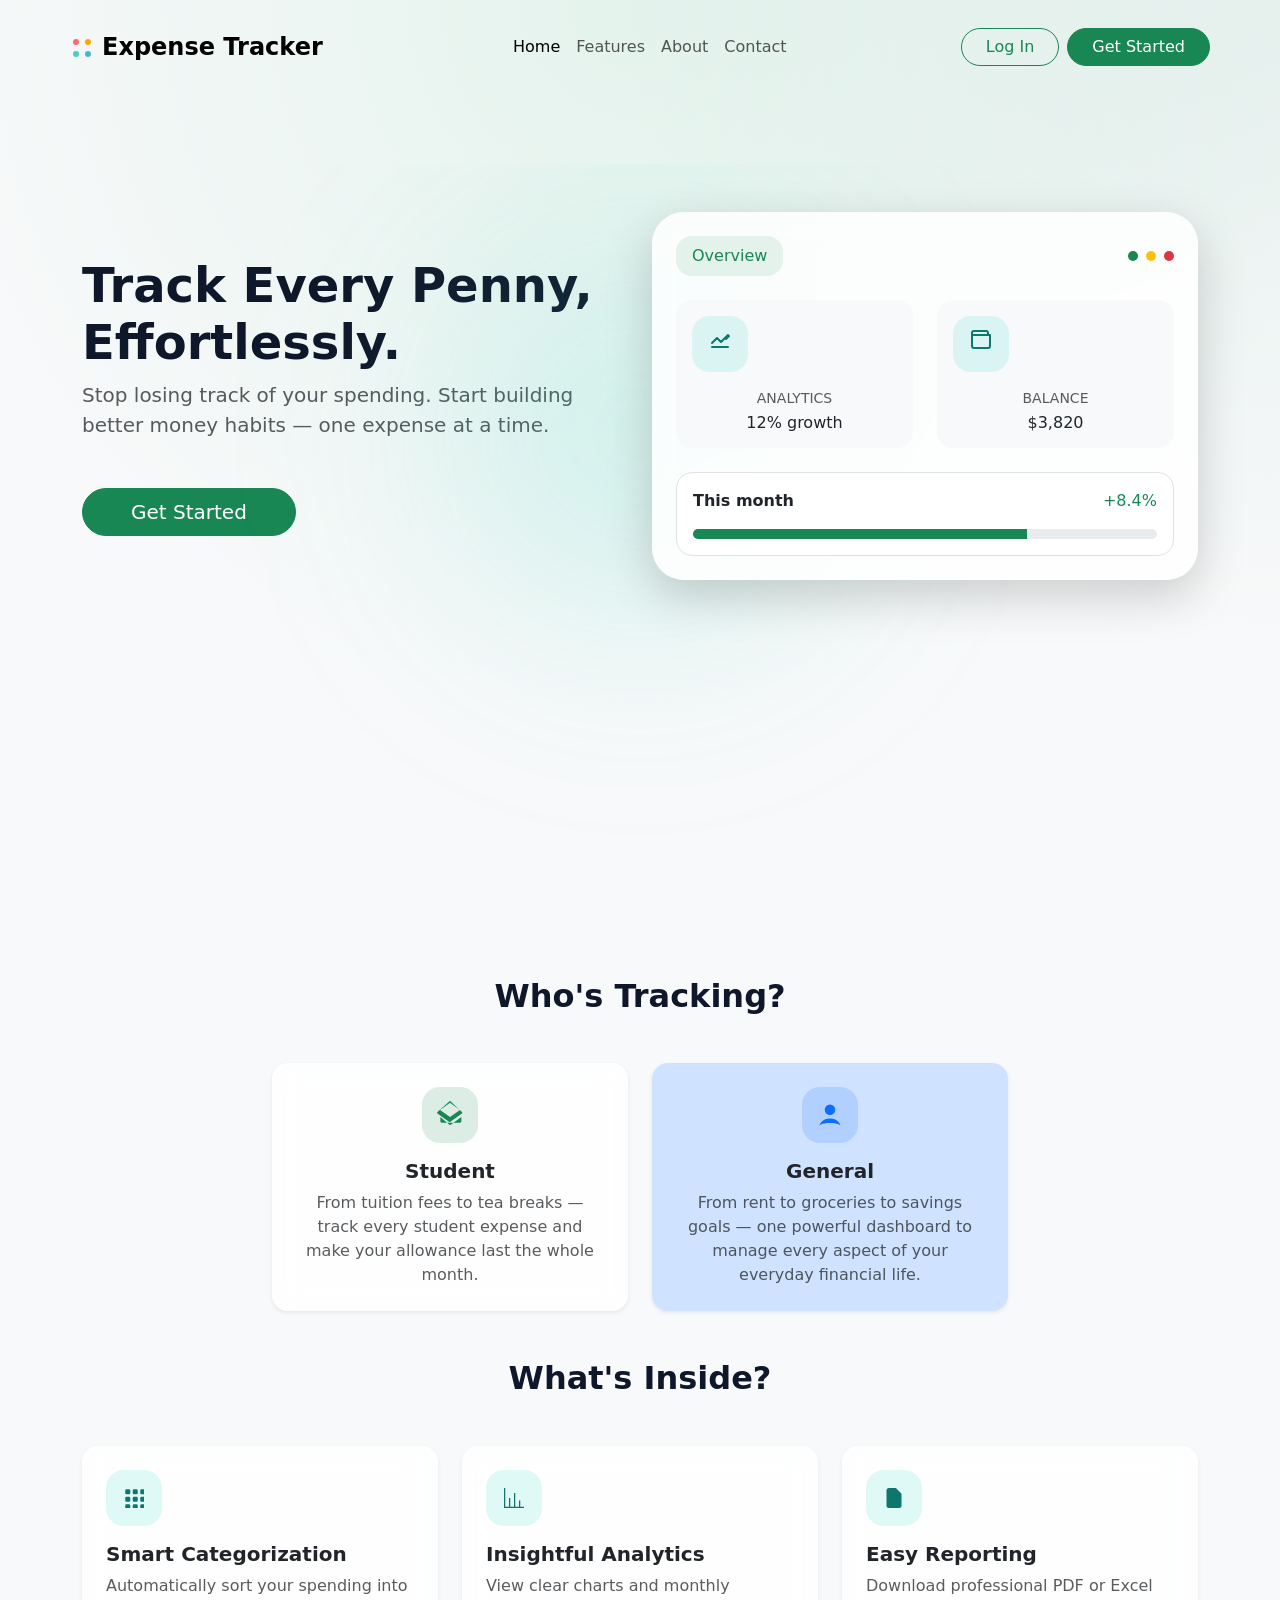
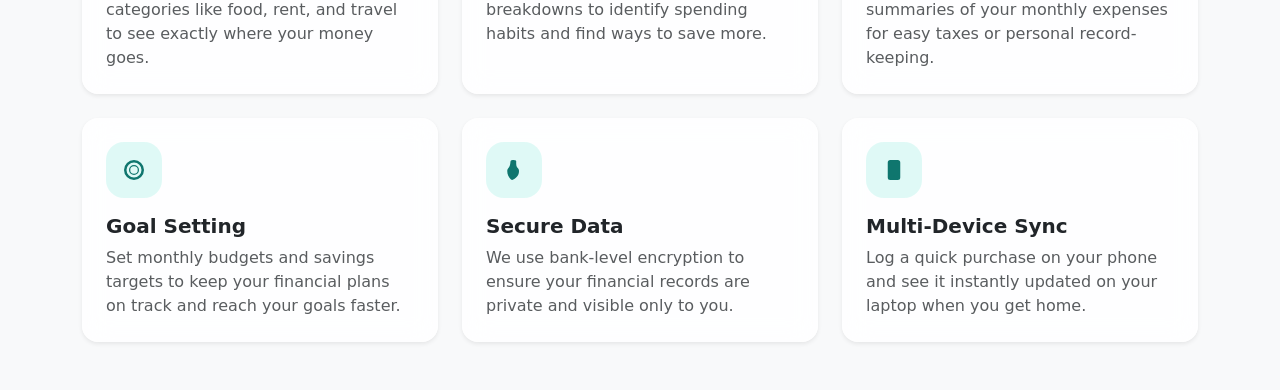
<file: index.html>
﻿<!DOCTYPE html>
<html lang="en">
<head>
  <meta charset="UTF-8" />
  <meta name="viewport" content="width=device-width, initial-scale=1.0" />
  <title>Expense Tracker</title>
  <link href="https://cdn.jsdelivr.net/npm/bootstrap@5.3.3/dist/css/bootstrap.min.css" rel="stylesheet" />
  <link rel="stylesheet" href="css/style.css" />
</head>
<body class="bg-light">
  <!-- Mobile Side Navbar (Offcanvas) -->
  <div class="offcanvas offcanvas-start" tabindex="-1" id="mobileNav">
    <div class="offcanvas-header border-bottom">
      <h5 class="fw-bold">Menu</h5>
      <button type="button" class="btn-close" data-bs-dismiss="offcanvas"></button>
    </div>
    <div class="offcanvas-body">
      <ul class="nav flex-column">
        <li class="nav-item">
          <a class="nav-link active" href="index.html">Home</a>
        </li>
        <li class="nav-item">
          <a class="nav-link" href="pages/features.html">Features</a>
        </li>
        <li class="nav-item">
          <a class="nav-link" href="pages/about.html">About</a>
        </li>
        <li class="nav-item">
          <a class="nav-link" href="pages/contact.html">Contact</a>
        </li>
      </ul>
      <hr />
      <div class="d-grid gap-2">
        <a href="pages/login.html" class="btn btn-outline-success">Log In</a>
        <a href="pages/signup.html" class="btn btn-success">Get Started</a>
      </div>
    </div>
  </div>

  <!-- Desktop Top Navbar -->
  <header class="py-3 d-none d-lg-block">
    <nav class="container navbar navbar-expand-lg navbar-light">
      <a class="navbar-brand fw-bold fs-4" href="#">
        <svg xmlns="http://www.w3.org/2000/svg" width="24" height="24" fill="currentColor" viewBox="0 0 16 16" style="margin-right: 8px;"><circle cx="4" cy="4" r="2" fill="#FF6B6B"/><circle cx="12" cy="4" r="2" fill="#FFA500"/><circle cx="4" cy="12" r="2" fill="#4ECDC4"/><circle cx="12" cy="12" r="2" fill="#45B7D1"/></svg>Expense Tracker
      </a>
      <button class="navbar-toggler" type="button" data-bs-toggle="collapse" data-bs-target="#navbarContent">
        <span class="navbar-toggler-icon"></span>
      </button>
      <div class="collapse navbar-collapse justify-content-center" id="navbarContent">
        <ul class="navbar-nav align-items-center">
          <li class="nav-item">
            <a class="nav-link active" href="index.html">Home</a>
          </li>
          <li class="nav-item">
            <a class="nav-link" href="pages/features.html">Features</a>
          </li>
          <li class="nav-item">
            <a class="nav-link" href="pages/about.html">About</a>
          </li>
          <li class="nav-item">
            <a class="nav-link" href="pages/contact.html">Contact</a>
          </li>
        </ul>
      </div>
      <div class="d-flex align-items-center gap-2">
        <a class="btn btn-outline-success rounded-pill px-4" href="pages/login.html">Log In</a>
        <a class="btn btn-success rounded-pill px-4" href="pages/signup.html">Get Started</a>
      </div>
    </nav>
  </header>

  <!-- Mobile Top Bar -->
  <header class="py-2 d-lg-none fixed-top bg-white shadow-sm">
    <div class="container d-flex align-items-center justify-content-between">
      <a class="navbar-brand fw-bold fs-5" href="#">
        <svg xmlns="http://www.w3.org/2000/svg" width="20" height="20" fill="currentColor" viewBox="0 0 16 16" style="margin-right: 4px;"><circle cx="4" cy="4" r="2" fill="#FF6B6B"/><circle cx="12" cy="4" r="2" fill="#FFA500"/><circle cx="4" cy="12" r="2" fill="#4ECDC4"/><circle cx="12" cy="12" r="2" fill="#45B7D1"/></svg>Expense Tracker
      </a>
      <button class="navbar-toggler border-0 p-0" type="button" data-bs-toggle="offcanvas" data-bs-target="#mobileNav">
        <svg xmlns="http://www.w3.org/2000/svg" width="24" height="24" fill="currentColor" viewBox="0 0 16 16"><path d="M2.5 12a.5.5 0 0 1 .5-.5h10a.5.5 0 0 1 0 1H3a.5.5 0 0 1-.5-.5zm0-4a.5.5 0 0 1 .5-.5h10a.5.5 0 0 1 0 1H3a.5.5 0 0 1-.5-.5zm0-4a.5.5 0 0 1 .5-.5h10a.5.5 0 0 1 0 1H3a.5.5 0 0 1-.5-.5z"/></svg>
      </button>
    </div>
  </header>

  <main>
    <section class="hero-section position-relative overflow-hidden pb-5">
      <div class="hero-bg position-absolute top-0 start-50 translate-middle-x"></div>
      <div class="container py-5">
        <div class="row align-items-center gy-5">
          <div class="col-lg-6">
           
            <h1 class="display-5 fw-bold">Track Every Penny, Effortlessly.</h1>
            <p class="lead text-muted mb-5">Stop losing track of your spending. Start building better money habits — one expense at a time.</p>
            <a href="pages/signup.html" class="btn btn-success btn-lg rounded-pill px-5">Get Started</a>
          </div>
          <div class="col-lg-6 d-none d-lg-block">
            <div class="card feature-card border-0 rounded-5 shadow-lg p-4">
              <div class="d-flex justify-content-between align-items-center mb-4">
                <div class="bg-success bg-opacity-10 text-success rounded-4 px-3 py-2">Overview</div>
                <div class="d-flex gap-2">
                  <span class="dot bg-success"></span>
                  <span class="dot bg-warning"></span>
                  <span class="dot bg-danger"></span>
                </div>
              </div>
              <div class="row gy-3">
                <div class="col-6">
                  <div class="bg-light rounded-4 p-3 text-center">
                    <div class="icon-circle mb-3">
                      <svg xmlns="http://www.w3.org/2000/svg" width="24" height="24" fill="none" stroke="currentColor" stroke-width="2" stroke-linecap="round" stroke-linejoin="round" class="bi bi-graph-up mb-2" viewBox="0 0 24 24"><path d="M4 19h16M4 15l5-5 4 4 7-7"></path><path d="M18 11l3-3"></path></svg>
                    </div>
                    <p class="mb-1 text-uppercase text-muted small">Analytics</p>
                    <h6 class="mb-0">12% growth</h6>
                  </div>
                </div>
                <div class="col-6">
                  <div class="bg-light rounded-4 p-3 text-center">
                    <div class="icon-circle mb-3">
                      <svg xmlns="http://www.w3.org/2000/svg" width="24" height="24" fill="none" stroke="currentColor" stroke-width="2" stroke-linecap="round" stroke-linejoin="round" class="bi bi-wallet mb-2" viewBox="0 0 24 24"><path d="M3 7h18v11a2 2 0 0 1-2 2H5a2 2 0 0 1-2-2V7z"></path><path d="M3 7V5a2 2 0 0 1 2-2h12a2 2 0 0 1 2 2v2"></path></svg>
                    </div>
                    <p class="mb-1 text-uppercase text-muted small">Balance</p>
                    <h6 class="mb-0">$3,820</h6>
                  </div>
                </div>
              </div>
              <div class="mt-4 p-3 rounded-4 bg-white border border-1">
                <div class="d-flex justify-content-between mb-3">
                  <span class="fw-semibold">This month</span>
                  <span class="text-success">+8.4%</span>
                </div>
                <div class="progress" style="height: 10px;">
                  <div class="progress-bar bg-success" role="progressbar" style="width: 72%" aria-valuenow="72" aria-valuemin="0" aria-valuemax="100"></div>
                </div>
              </div>
            </div>
          </div>
        </div>
      </div>
    </section>

    <section class="container py-5">
      <div class="text-center mb-5">
        <h2 class="fw-bold">Who's Tracking?</h2>
      </div>
      <div class="row g-4 justify-content-center">
        <div class="col-md-5 col-xl-4">
          <div class="card mode-card student-card border-0 rounded-4 shadow-sm h-100 p-4 text-center">
<!-- Student -->
<div class="icon-circle mb-3 mx-auto student-icon">
              <svg xmlns="http://www.w3.org/2000/svg" width="28" height="28" fill="currentColor" class="bi bi-mortarboard" viewBox="0 0 16 16"><path d="M8 0a.5.5 0 0 0-.41.217L.8 6.32a.5.5 0 0 0 0 .76l6.79 4.924a.5.5 0 0 0 .441 0l6.79-4.924a.5.5 0 0 0 0-.76L8.41.217A.5.5 0 0 0 8 0zm0 1.04 5.695 4.127L8 9.155 2.305 5.167 8 1.04z"/><path d="M2.5 9.178v2.572c0 .42.55.719 1.175.719h9.65c.626 0 1.175-.3 1.175-.72V9.178l-6.5 4.713L2.5 9.178z"/></svg>
            </div>
            <h5 class="fw-semibold">Student</h5>
            <p class="text-muted mb-0">From tuition fees to tea breaks — track every student expense and make your allowance last the whole month.</p>
          </div>
        </div>
        <div class="col-md-5 col-xl-4">
          <div class="card mode-card border-0 rounded-4 shadow-sm h-100 p-4 text-center bg-primary-subtle">

            <!-- General -->
<div class="icon-circle mb-3 mx-auto general-icon">
              <svg xmlns="http://www.w3.org/2000/svg" width="28" height="28" fill="currentColor" class="bi bi-person" viewBox="0 0 16 16"><path d="M8 8a3 3 0 1 0 0-6 3 3 0 0 0 0 6z"/><path d="M2 14s1-1.5 6-1.5S14 14 14 14s-1-4-6-4-6 4-6 4z"/></svg>
            </div>
            <h5 class="fw-semibold">General</h5>
            <p class="text-muted mb-0">From rent to groceries to savings goals — one powerful dashboard to manage every aspect of your everyday financial life.</p>
          </div>
        </div>
      </div>
    </section>

    <section class="container pb-5">
      <div class="text-center mb-5">
        <h2 class="fw-bold">What's Inside?</h2>
      </div>
      <div class="row g-4">
        <div class="col-md-6 col-xl-4">
          <div class="card feature-card border-0 rounded-4 shadow-sm h-100 p-4">
            <div class="card-icon mb-3">
              <svg xmlns="http://www.w3.org/2000/svg" width="20" height="20" fill="currentColor" class="bi bi-grid-3x3-gap" viewBox="0 0 16 16"><path d="M1 2a1 1 0 0 1 1-1h2a1 1 0 0 1 1 1v2a1 1 0 0 1-1 1H2a1 1 0 0 1-1-1V2zm6 0a1 1 0 0 1 1-1h2a1 1 0 0 1 1 1v2a1 1 0 0 1-1 1H8a1 1 0 0 1-1-1V2zm6 0a1 1 0 0 1 1-1h2a1 1 0 0 1 1 1v2a1 1 0 0 1-1 1h-2a1 1 0 0 1-1-1V2zM1 8a1 1 0 0 1 1-1h2a1 1 0 0 1 1 1v2a1 1 0 0 1-1 1H2a1 1 0 0 1-1-1V8zm6 0a1 1 0 0 1 1-1h2a1 1 0 0 1 1 1v2a1 1 0 0 1-1 1H8a1 1 0 0 1-1-1V8zm6 0a1 1 0 0 1 1-1h2a1 1 0 0 1 1 1v2a1 1 0 0 1-1 1h-2a1 1 0 0 1-1-1V8zM1 14a1 1 0 0 1 1-1h2a1 1 0 0 1 1 1v2a1 1 0 0 1-1 1H2a1 1 0 0 1-1-1v-2zm6 0a1 1 0 0 1 1-1h2a1 1 0 0 1 1 1v2a1 1 0 0 1-1 1H8a1 1 0 0 1-1-1v-2zm6 0a1 1 0 0 1 1-1h2a1 1 0 0 1 1 1v2a1 1 0 0 1-1 1h-2a1 1 0 0 1-1-1v-2z"/></svg>
            </div>
            <h5 class="fw-semibold">Smart Categorization</h5>
            <p class="text-muted mb-0"> Automatically sort your spending into categories like food, rent, and travel to see exactly where your money goes.</p>
          </div>
        </div>
        <div class="col-md-6 col-xl-4">
          <div class="card feature-card border-0 rounded-4 shadow-sm h-100 p-4">
            <div class="card-icon mb-3">
              <svg xmlns="http://www.w3.org/2000/svg" width="20" height="20" fill="currentColor" class="bi bi-bar-chart-line" viewBox="0 0 16 16"><path d="M0 0h1v15h15v1H0V0zm4 8h1v7H4V8zm4-4h1v11H8V4zm4 6h1v5h-1V10z"/></svg>
            </div>
            <h5 class="fw-semibold">Insightful Analytics</h5>
            <p class="text-muted mb-0"> View clear charts and monthly breakdowns to identify spending habits and find ways to save more.</p>
          </div>
        </div>
        <div class="col-md-6 col-xl-4">
          <div class="card feature-card border-0 rounded-4 shadow-sm h-100 p-4">
            <div class="card-icon mb-3">
              <svg xmlns="http://www.w3.org/2000/svg" width="20" height="20" fill="currentColor" class="bi bi-file-earmark-text" viewBox="0 0 16 16"><path d="M14 4.5V14a2 2 0 0 1-2 2H4a2 2 0 0 1-2-2V2a2 2 0 0 1 2-2h5.5L14 4.5z"/><path d="M5 9.5h6V10H5v-.5zm0-1.5h6V8H5V8zm0-1.5h6V6H5V6z"/></svg>
            </div>
            <h5 class="fw-semibold">Easy Reporting</h5>
            <p class="text-muted mb-0">Download professional PDF or Excel summaries of your monthly expenses for easy taxes or personal record-keeping.</p>
          </div>
        </div>
        <div class="col-md-6 col-xl-4">
          <div class="card feature-card border-0 rounded-4 shadow-sm h-100 p-4">
            <div class="card-icon mb-3">
              <svg xmlns="http://www.w3.org/2000/svg" width="20" height="20" fill="currentColor" class="bi bi-target" viewBox="0 0 16 16"><path d="M8 0a8 8 0 1 0 8 8A8 8 0 0 0 8 0zm0 2a6 6 0 1 1-6 6A6 6 0 0 1 8 2z"/><path d="M8 4a4 4 0 1 0 4 4A4 4 0 0 0 8 4zm0 1a3 3 0 1 1-3 3A3 3 0 0 1 8 5z"/></svg>
            </div>
            <h5 class="fw-semibold">Goal Setting</h5>
            <p class="text-muted mb-0">Set monthly budgets and savings targets to keep your financial plans on track and reach your goals faster.</p>
          </div>
        </div>
        <div class="col-md-6 col-xl-4">
          <div class="card feature-card border-0 rounded-4 shadow-sm h-100 p-4">
            <div class="card-icon mb-3">
              <svg xmlns="http://www.w3.org/2000/svg" width="20" height="20" fill="currentColor" class="bi bi-shield-lock" viewBox="0 0 16 16"><path d="M5.5 8.5a1.5 1.5 0 0 1 3 0V10h-3V8.5z"/><path d="M8 0c-.69 0-1.374.086-2.03.254a1 1 0 0 0-.777.962C4.942 4.56 4.3 5.66 3.38 6.577a2.965 2.965 0 0 0-.801 2.05c0 3.03 1.267 5.45 3.001 6.92a1.5 1.5 0 0 0 1.84 0C10.74 14.076 12 11.657 12 8.627a2.965 2.965 0 0 0-.801-2.05C10.2 5.66 9.558 4.56 9.807 1.216a1 1 0 0 0-.777-.962A7.982 7.982 0 0 0 8 0z"/></svg>
            </div>
            <h5 class="fw-semibold">Secure Data</h5>
            <p class="text-muted mb-0">We use bank-level encryption to ensure your financial records are private and visible only to you.</p>
          </div>
        </div>
        <div class="col-md-6 col-xl-4">
          <div class="card feature-card border-0 rounded-4 shadow-sm h-100 p-4">
            <div class="card-icon mb-3">
              <svg xmlns="http://www.w3.org/2000/svg" width="20" height="20" fill="currentColor" class="bi bi-phone" viewBox="0 0 16 16"><path d="M11 1H5a1 1 0 0 0-1 1v12a1 1 0 0 0 1 1h6a1 1 0 0 0 1-1V2a1 1 0 0 0-1-1zM5 0a2 2 0 0 0-2 2v12a2 2 0 0 0 2 2h6a2 2 0 0 0 2-2V2a2 2 0 0 0-2-2H5z"/><path d="M8 13.5a.75.75 0 1 1 0-1.5.75.75 0 0 1 0 1.5z"/></svg>
            </div>
            <h5 class="fw-semibold">Multi-Device Sync</h5>
            <p class="text-muted mb-0"> Log a quick purchase on your phone and see it instantly updated on your laptop when you get home.</p>
          </div>
        </div>
      </div>
    </section>
  </main>

  <script src="https://cdn.jsdelivr.net/npm/bootstrap@5.3.3/dist/js/bootstrap.bundle.min.js"></script>
</body>
</html>
</file>
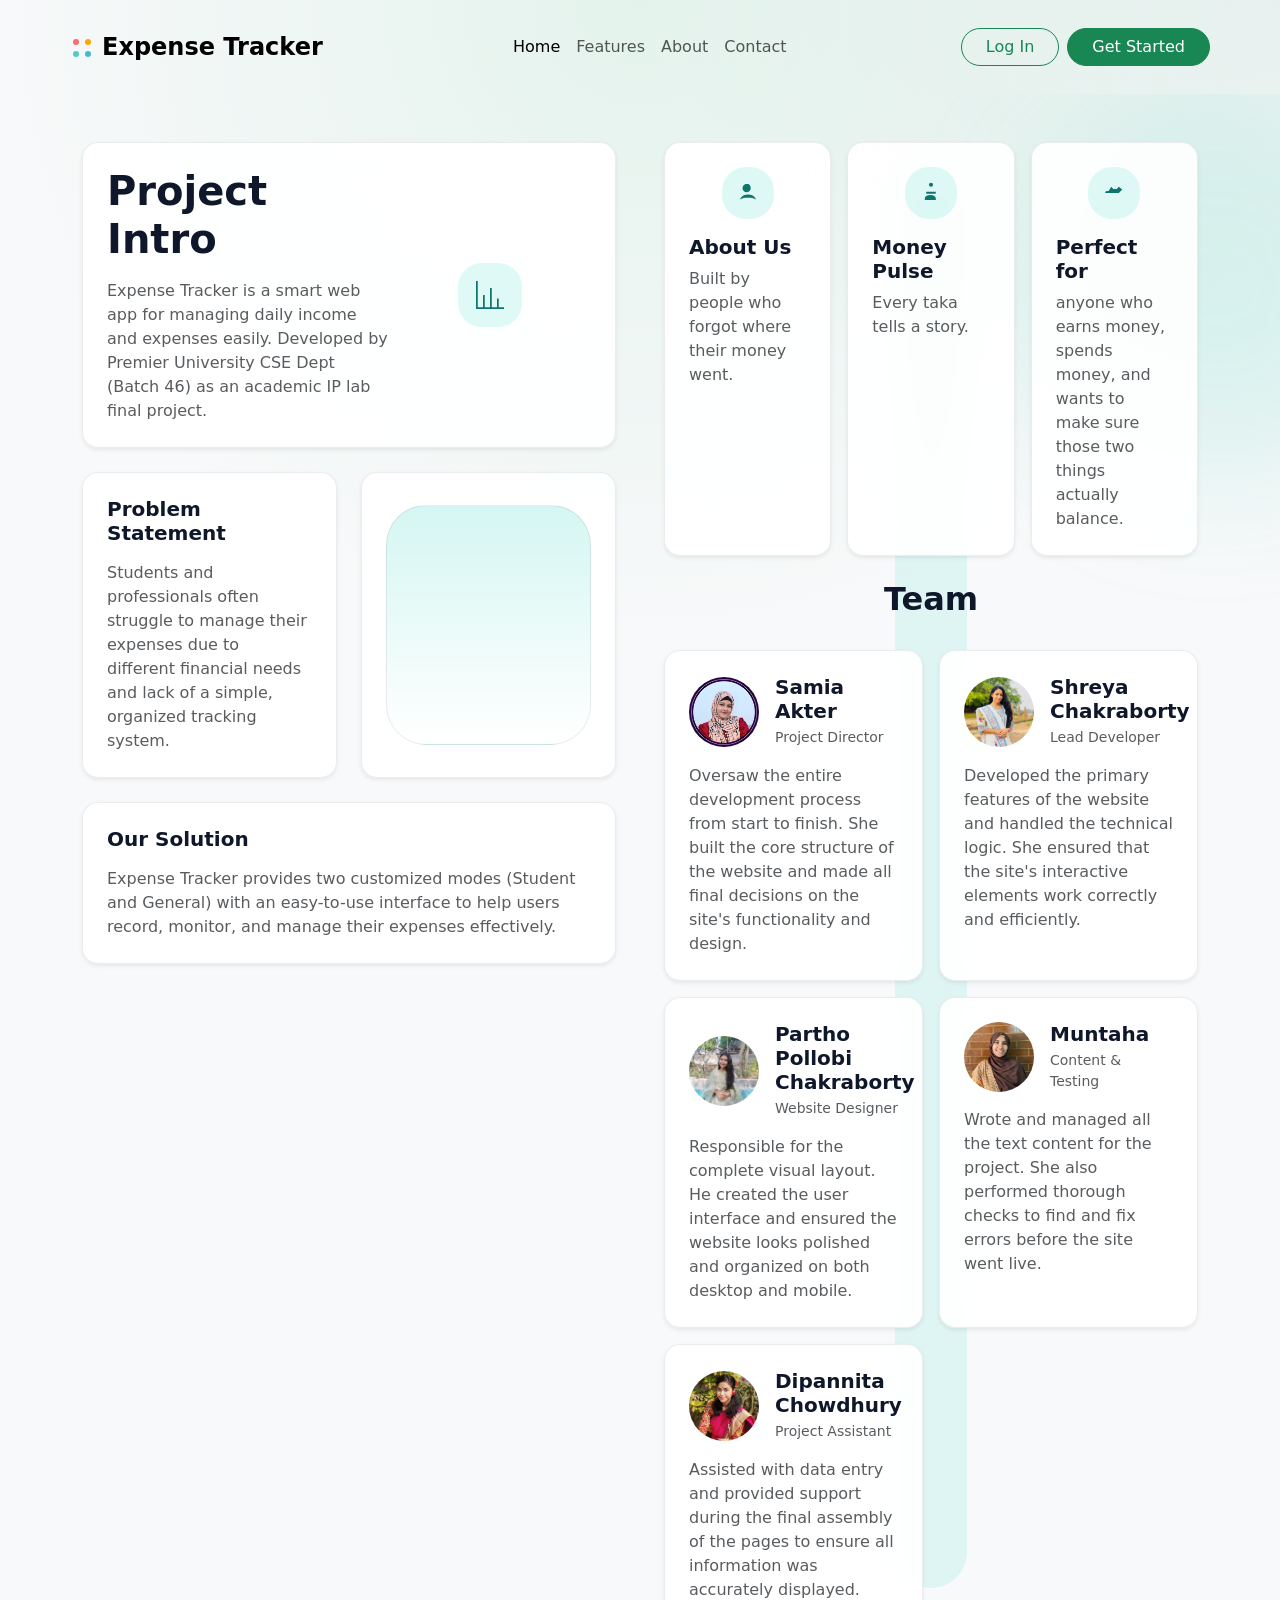
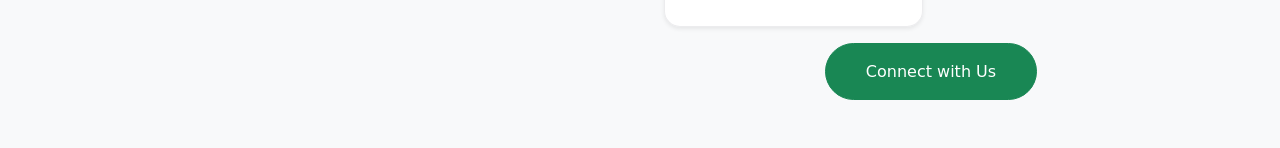
<file: pages/about.html>
﻿<!DOCTYPE html>
<html lang="en">
<head>
  <meta charset="UTF-8" />
  <meta name="viewport" content="width=device-width, initial-scale=1.0" />
  <title>About - Expense Tracker</title>
  <link href="https://cdn.jsdelivr.net/npm/bootstrap@5.3.3/dist/css/bootstrap.min.css" rel="stylesheet" />
  <link rel="stylesheet" href="../css/style.css" />
</head>
<body class="bg-light">
  <!-- Mobile Side Navbar (Offcanvas) -->
  <div class="offcanvas offcanvas-start" tabindex="-1" id="mobileNav">
    <div class="offcanvas-header border-bottom">
      <h5 class="fw-bold">Menu</h5>
      <button type="button" class="btn-close" data-bs-dismiss="offcanvas"></button>
    </div>
    <div class="offcanvas-body">
      <ul class="nav flex-column">
        <li class="nav-item">
          <a class="nav-link " href="../index.html">Home</a>
        </li>
        <li class="nav-item">
          <a class="nav-link" href="features.html">Features</a>
        </li>
        <li class="nav-item">
          <a class="nav-link active" href="about.html">About</a>
        </li>
        <li class="nav-item">
          <a class="nav-link" href="contact.html">Contact</a>
        </li>
      </ul>
      <hr />
      <div class="d-grid gap-2">
        <a href="login.html" class="btn btn-outline-success">Log In</a>
        <a href="signup.html" class="btn btn-success">Get Started</a>
      </div>
    </div>
  </div>

  <!-- Desktop Top Navbar -->
  <header class="py-3 d-none d-lg-block">
    <nav class="container navbar navbar-expand-lg navbar-light">
      <a class="navbar-brand fw-bold fs-4" href="../index.html">
        <svg xmlns="http://www.w3.org/2000/svg" width="24" height="24" fill="currentColor" viewBox="0 0 16 16" style="margin-right: 8px;"><circle cx="4" cy="4" r="2" fill="#FF6B6B"/><circle cx="12" cy="4" r="2" fill="#FFA500"/><circle cx="4" cy="12" r="2" fill="#4ECDC4"/><circle cx="12" cy="12" r="2" fill="#45B7D1"/></svg>Expense Tracker
      </a>
      <button class="navbar-toggler" type="button" data-bs-toggle="collapse" data-bs-target="#navbarContent">
        <span class="navbar-toggler-icon"></span>
      </button>
      <div class="collapse navbar-collapse justify-content-center" id="navbarContent">
        <ul class="navbar-nav align-items-center">
          <li class="nav-item">
            <a class="nav-link active" href="../index.html">Home</a>
          </li>
          <li class="nav-item">
            <a class="nav-link" href="features.html">Features</a>
          </li>
          <li class="nav-item">
            <a class="nav-link" href="about.html">About</a>
          </li>
          <li class="nav-item">
            <a class="nav-link" href="contact.html">Contact</a>
          </li>
        </ul>
      </div>
      <div class="d-flex align-items-center gap-2">
        <a class="btn btn-outline-success rounded-pill px-4" href="login.html">Log In</a>
        <a class="btn btn-success rounded-pill px-4" href="signup.html">Get Started</a>
      </div>
    </nav>
  </header>

  <!-- Mobile Top Bar -->
  <header class="py-2 d-lg-none fixed-top bg-white shadow-sm">
    <div class="container d-flex align-items-center justify-content-between">
      <a class="navbar-brand fw-bold fs-5" href="../index.html">
        <svg xmlns="http://www.w3.org/2000/svg" width="20" height="20" fill="currentColor" viewBox="0 0 16 16" style="margin-right: 4px;"><circle cx="4" cy="4" r="2" fill="#FF6B6B"/><circle cx="12" cy="4" r="2" fill="#FFA500"/><circle cx="4" cy="12" r="2" fill="#4ECDC4"/><circle cx="12" cy="12" r="2" fill="#45B7D1"/></svg>Expense Tracker
      </a>
      <button class="navbar-toggler border-0 p-0" type="button" data-bs-toggle="offcanvas" data-bs-target="#mobileNav">
        <svg xmlns="http://www.w3.org/2000/svg" width="24" height="24" fill="currentColor" viewBox="0 0 16 16"><path d="M2.5 12a.5.5 0 0 1 .5-.5h10a.5.5 0 0 1 0 1H3a.5.5 0 0 1-.5-.5zm0-4a.5.5 0 0 1 .5-.5h10a.5.5 0 0 1 0 1H3a.5.5 0 0 1-.5-.5zm0-4a.5.5 0 0 1 .5-.5h10a.5.5 0 0 1 0 1H3a.5.5 0 0 1-.5-.5z"/></svg>
      </button>
    </div>
  </header>

  
    <section class="about-page py-5">
      <div class="container position-relative">
        <div class="row gx-5 gy-4 align-items-start">
          <div class="col-lg-6">
            <div class="row gy-4">
              <div class="col-12">
                <div class="p-4 about-card rounded-4 shadow-sm">
                  <div class="row g-0 align-items-center">
                    <div class="col-md-7">
                      <h1 class="fw-bold mb-3">Project Intro</h1>
                      <p class="text-muted mb-0">Expense Tracker is a smart web app for managing daily income and expenses easily. Developed by Premier University CSE Dept (Batch 46) as an academic IP lab final project.</p>
                    </div>
                    <div class="col-md-5 text-center mt-4 mt-md-0">
                      <div class="about-icon mx-auto">
                        <svg xmlns="http://www.w3.org/2000/svg" width="28" height="28" fill="currentColor" class="bi bi-graph-up" viewBox="0 0 16 16"><path fill-rule="evenodd" d="M0 0h1v15h15v1H0V0zm4 8h1v7H4V8zm4-4h1v11H8V4zm4 6h1v5h-1V10z"/></svg>
                      </div>
                    </div>
                  </div>
                </div>
              </div>

              <div class="col-12">
                <div class="row gy-4">
                  <div class="col-md-6">
                    <div class="p-4 about-card rounded-4 shadow-sm h-100">
                      <h3 class="h5 fw-bold mb-3">Problem Statement</h3>
                      <p class="text-muted mb-0">Students and professionals often struggle to manage their expenses due to different financial needs and lack of a simple, organized tracking system.</p>
                    </div>
                  </div>
                  <div class="col-md-6">
                    <div class="p-4 about-card rounded-4 shadow-sm h-100 d-flex align-items-center justify-content-center">
                      <div class="pseudo-graphic"></div>
                    </div>
                  </div>
                </div>
              </div>

              <div class="col-12">
                <div class="p-4 about-card rounded-4 shadow-sm">
                  <h3 class="h5 fw-bold mb-3">Our Solution</h3>
                  <p class="text-muted mb-0">Expense Tracker provides two customized modes (Student and General) with an easy-to-use interface to help users record, monitor, and manage their expenses effectively.</p>
                </div>
              </div>
            </div>
          </div>

          <div class="col-lg-6 position-relative">
            <div class="vertical-accent d-none d-lg-block"></div>
            <div class="row g-4">
              <div class="col-12">
                <div class="row g-3">
                  <div class="col-md-4">
                    <div class="p-4 stat-card rounded-4 shadow-sm h-100">
                      <div class="about-icon-sm mb-3 mx-auto text-center">
                        <svg xmlns="http://www.w3.org/2000/svg" width="22" height="22" fill="currentColor" class="bi bi-people" viewBox="0 0 16 16"><path d="M5.5 3.5a2 2 0 1 1 4 0 2 2 0 0 1-4 0z"/><path d="M4.002 4.5a3 3 0 1 0 6 0 3 3 0 0 0-6 0zM2 13s1-1.5 6-1.5S14 13 14 13s-1-4-6-4-6 4-6 4z"/></svg>
                      </div>
                      <h5 class="fw-semibold">About Us</h5>
                      <p class="text-muted mb-0">Built by people who forgot where their money went.</p>
                    </div>
                  </div>
                  <div class="col-md-4">
                    <div class="p-4 stat-card rounded-4 shadow-sm h-100">
                      <div class="about-icon-sm mb-3 mx-auto text-center">
                        <svg xmlns="http://www.w3.org/2000/svg" width="22" height="22" fill="currentColor" class="bi bi-person-badge" viewBox="0 0 16 16"><path d="M6.5 2a1.5 1.5 0 1 1 3 0 1.5 1.5 0 0 1-3 0z"/><path d="M4.5 8a.5.5 0 0 0 .5.5h6a.5.5 0 0 0 .5-.5V7h-7v1zm-1 4c0-1.5 1.567-2.5 4-2.5s4 1 4 2.5v1H3.5v-1z"/></svg>
                      </div>
                      <h5 class="fw-semibold">Money Pulse</h5>
                      <p class="text-muted mb-0">Every taka tells a story.</p>
                    </div>
                  </div>
                  <div class="col-md-4">
                    <div class="p-4 stat-card rounded-4 shadow-sm h-100">
                      <div class="about-icon-sm mb-3 mx-auto text-center">
                        <svg xmlns="http://www.w3.org/2000/svg" width="22" height="22" fill="currentColor" class="bi bi-handshake" viewBox="0 0 16 16"><path d="M1.5 8a1.5 1.5 0 0 1 1.5-1.5h1.1L6 3.5 7.5 5H10l1.5-1.5L14 5.5l-2.5 2.5H1.5z"/></svg>
                      </div>
                      <h5 class="fw-semibold">Perfect for</h5>
                      <p class="text-muted mb-0">anyone who earns money, spends money, and wants to make sure those two things actually balance.</p>
                    </div>
                  </div>
                </div>
              </div>

              <div class="col-12 text-center">
                <h2 class="fw-bold">Team</h2>
              </div>

              <div class="col-12">
                <div class="row g-3">
                  <div class="col-md-6">
                    <div class="p-4 team-card rounded-4 shadow-sm h-100">
                      <div class="d-flex align-items-center mb-3">
                       <div class="me-3">
   <img src="../assets/samiaphoto.jpg" alt="Team Member" class="team-photo">
</div>
                        <div>
                          <h5 class="mb-1 fw-semibold">Samia Akter</h5>
                          <p class="text-muted mb-0 small">Project Director</p>
                        </div>
                      </div>
                      <p class="text-muted mb-0">Oversaw the entire development process from start to finish. She built the core structure of the website and made all final decisions on the site's functionality and design.</p>
                    </div>
                  </div>
                  <div class="col-md-6">
                    <div class="p-4 team-card rounded-4 shadow-sm h-100">
                      <div class="d-flex align-items-center mb-3">
                       <div class="me-3">
   <img src="../assets/Shreya.jpg" alt="Team Member" class="team-photo">
</div>
                        <div>
                          <h5 class="mb-1 fw-semibold">Shreya Chakraborty</h5>
                          <p class="text-muted mb-0 small">Lead Developer</p>
                        </div>
                      </div>
                      <p class="text-muted mb-0">Developed the primary features of the website and handled the technical logic. She ensured that the site's interactive elements work correctly and efficiently.</p>
                    </div>
                  </div>
                  <div class="col-md-6">
                    <div class="p-4 team-card rounded-4 shadow-sm h-100">
                      <div class="d-flex align-items-center mb-3">
                        <div class="me-3">
   <img src="../assets/pollobi.jpeg" alt="Team Member" class="team-photo">
</div>
                        <div>
                          <h5 class="mb-1 fw-semibold">Partho Pollobi Chakraborty</h5>
                          <p class="text-muted mb-0 small">Website Designer</p>
                        </div>
                      </div>
                      <p class="text-muted mb-0">Responsible for the complete visual layout. He created the user interface and ensured the website looks polished and organized on both desktop and mobile.</p>
                    </div>
                  </div>
                  <div class="col-md-6">
                    <div class="p-4 team-card rounded-4 shadow-sm h-100">
                      <div class="d-flex align-items-center mb-3">
                       <div class="me-3">
   <img src="../assets/mahi.jpeg" alt="Team Member" class="team-photo">
</div>
                        <div>
                          <h5 class="mb-1 fw-semibold">Muntaha</h5>
                          <p class="text-muted mb-0 small">Content & Testing</p>
                        </div>
                      </div>
                      <p class="text-muted mb-0">Wrote and managed all the text content for the project. She also performed thorough checks to find and fix errors before the site went live.</p>
                    </div>
                  </div>
                  <div class="col-md-6">
                    <div class="p-4 team-card rounded-4 shadow-sm h-100">
                      <div class="d-flex align-items-center mb-3">
                        <div class="me-3">
   <img src="../assets/dipa.jpeg" alt="Team Member" class="team-photo">
</div>
                        <div>
                          <h5 class="mb-1 fw-semibold">Dipannita Chowdhury</h5>
                          <p class="text-muted mb-0 small">Project Assistant</p>
                        </div>
                      </div>
                      <p class="text-muted mb-0">Assisted with data entry and provided support during the final assembly of the pages to ensure all information was accurately displayed.</p>
                    </div>
                  </div>
                </div>
              </div>

              <div class="col-12 text-center mt-3">
                <a href="contact.html" class="btn btn-success rounded-pill about-button">Connect with Us</a>
              </div>
            </div>
          </div>
        </div>
      </div>
    </section>
  </main>

  <script src="https://cdn.jsdelivr.net/npm/bootstrap@5.3.3/dist/js/bootstrap.bundle.min.js"></script>
</body>
</html>
</file>
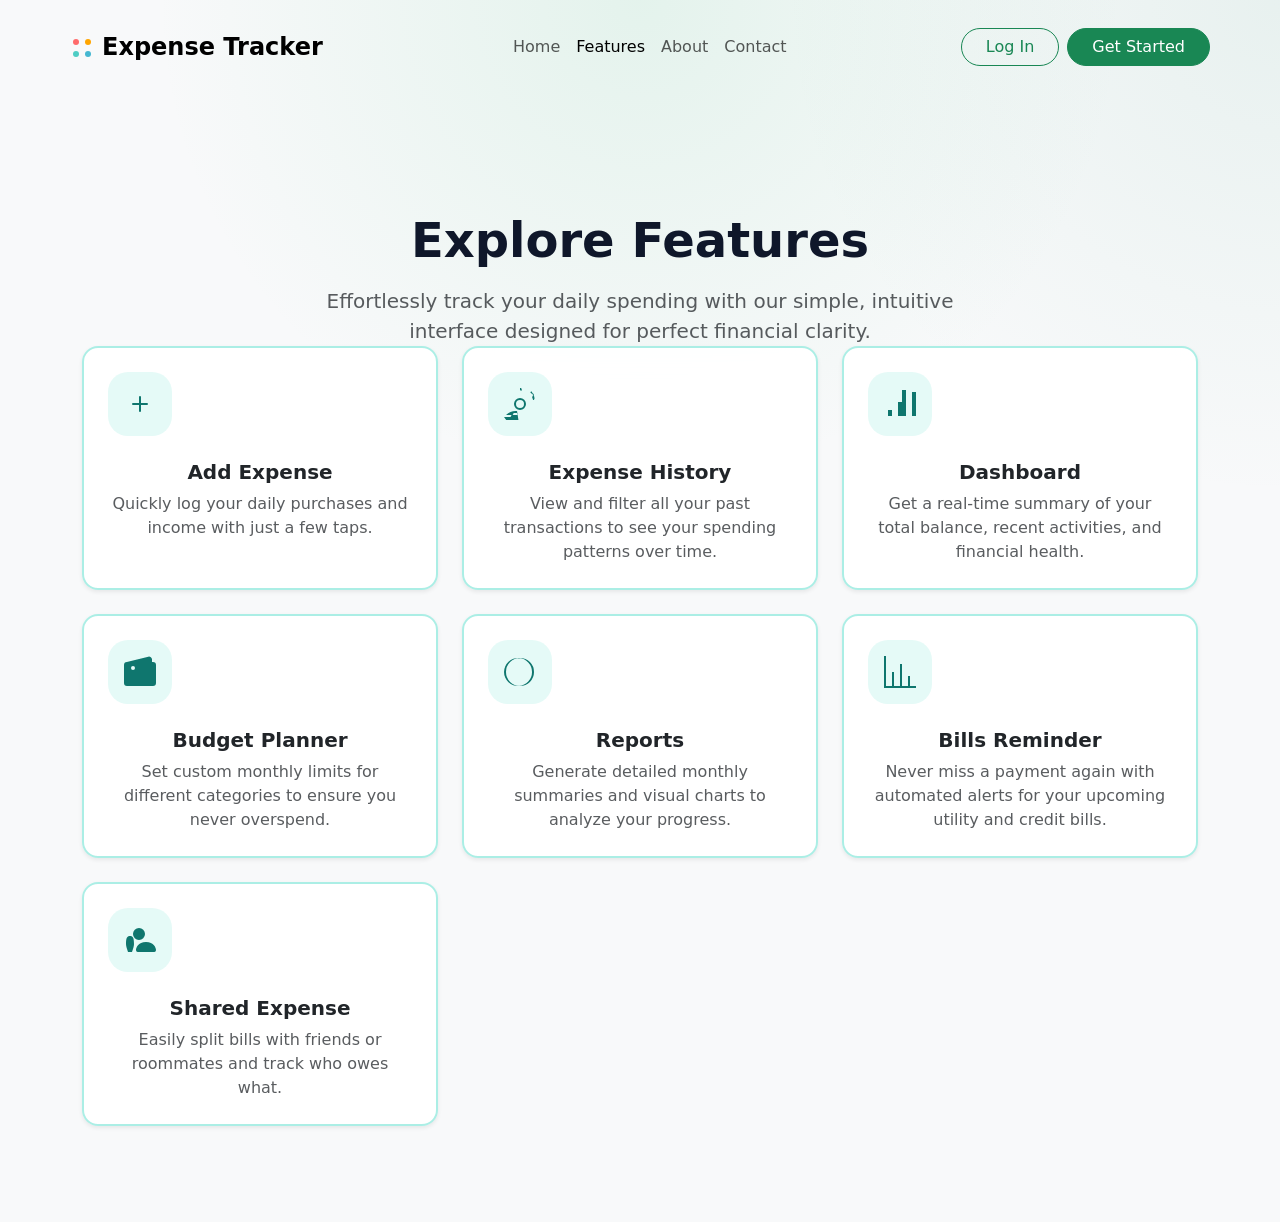
<file: pages/features.html>
﻿<!DOCTYPE html>
<html lang="en">
<head>
  <meta charset="UTF-8" />
  <meta name="viewport" content="width=device-width, initial-scale=1.0" />
  <title>Features - Expense Tracker</title>
  <link href="https://cdn.jsdelivr.net/npm/bootstrap@5.3.3/dist/css/bootstrap.min.css" rel="stylesheet" />
  <link rel="stylesheet" href="../css/style.css" />
</head>
<body class="bg-light">
  <!-- Mobile Side Navbar (Offcanvas) -->
  <div class="offcanvas offcanvas-start" tabindex="-1" id="mobileNav">
    <div class="offcanvas-header border-bottom">
      <h5 class="fw-bold">Menu</h5>
      <button type="button" class="btn-close" data-bs-dismiss="offcanvas"></button>
    </div>
    <div class="offcanvas-body">
      <ul class="nav flex-column">
        <li class="nav-item">
          <a class="nav-link" href="../index.html">Home</a>
        </li>
        <li class="nav-item">
          <a class="nav-link active" href="features.html">Features</a>
        </li>
        <li class="nav-item">
          <a class="nav-link" href="about.html">About</a>
        </li>
        <li class="nav-item">
          <a class="nav-link" href="contact.html">Contact</a>
        </li>
      </ul>
      <hr />
      <div class="d-grid gap-2">
        <a href="login.html" class="btn btn-outline-success">Log In</a>
        <a href="signup.html" class="btn btn-success">Get Started</a>
      </div>
    </div>
  </div>

  <!-- Desktop Top Navbar -->
  <header class="py-3 d-none d-lg-block">
    <nav class="container navbar navbar-expand-lg navbar-light">
      <a class="navbar-brand fw-bold fs-4" href="../index.html">
        <svg xmlns="http://www.w3.org/2000/svg" width="24" height="24" fill="currentColor" viewBox="0 0 16 16" style="margin-right: 8px;"><circle cx="4" cy="4" r="2" fill="#FF6B6B"/><circle cx="12" cy="4" r="2" fill="#FFA500"/><circle cx="4" cy="12" r="2" fill="#4ECDC4"/><circle cx="12" cy="12" r="2" fill="#45B7D1"/></svg>Expense Tracker
      </a>
      <button class="navbar-toggler" type="button" data-bs-toggle="collapse" data-bs-target="#navbarContent">
        <span class="navbar-toggler-icon"></span>
      </button>
      <div class="collapse navbar-collapse justify-content-center" id="navbarContent">
        <ul class="navbar-nav align-items-center">
          <li class="nav-item">
            <a class="nav-link" href="../index.html">Home</a>
          </li>
          <li class="nav-item">
            <a class="nav-link active" href="features.html">Features</a>
          </li>
          <li class="nav-item">
            <a class="nav-link" href="about.html">About</a>
          </li>
          <li class="nav-item">
            <a class="nav-link" href="contact.html">Contact</a>
          </li>
        </ul>
      </div>
      <div class="d-flex align-items-center gap-2">
        <a class="btn btn-outline-success rounded-pill px-4" href="login.html">Log In</a>
        <a class="btn btn-success rounded-pill px-4" href="signup.html">Get Started</a>
      </div>
    </nav>
  </header>

  <!-- Mobile Top Bar -->
  <header class="py-2 d-lg-none fixed-top bg-white shadow-sm">
    <div class="container d-flex align-items-center justify-content-between">
      <a class="navbar-brand fw-bold fs-5" href="../index.html">
        <svg xmlns="http://www.w3.org/2000/svg" width="20" height="20" fill="currentColor" viewBox="0 0 16 16" style="margin-right: 4px;"><circle cx="4" cy="4" r="2" fill="#FF6B6B"/><circle cx="12" cy="4" r="2" fill="#FFA500"/><circle cx="4" cy="12" r="2" fill="#4ECDC4"/><circle cx="12" cy="12" r="2" fill="#45B7D1"/></svg>Expense Tracker
      </a>
      <button class="navbar-toggler border-0 p-0" type="button" data-bs-toggle="offcanvas" data-bs-target="#mobileNav">
        <svg xmlns="http://www.w3.org/2000/svg" width="24" height="24" fill="currentColor" viewBox="0 0 16 16"><path d="M2.5 12a.5.5 0 0 1 .5-.5h10a.5.5 0 0 1 0 1H3a.5.5 0 0 1-.5-.5zm0-4a.5.5 0 0 1 .5-.5h10a.5.5 0 0 1 0 1H3a.5.5 0 0 1-.5-.5zm0-4a.5.5 0 0 1 .5-.5h10a.5.5 0 0 1 0 1H3a.5.5 0 0 1-.5-.5z"/></svg>
      </button>
    </div>
  </header>

  

  <main>
    <section class="features-page py-5">
      <div class="container">
        <div class="text-center mb-5">
          <h1 class="display-5 fw-bold mb-3">Explore Features</h1>
          <p class="lead text-muted" style="max-width: 700px; margin: 0 auto;">Effortlessly track your daily spending with our simple, intuitive interface designed for perfect financial clarity.</p>

        <div class="row g-4">
          <!-- Add Expense -->
          <div class="col-md-6 col-lg-4">
            <div class="card features-card border-0 rounded-4 shadow-sm h-100 p-4">
              <div class="card-icon mb-4">
                <svg xmlns="http://www.w3.org/2000/svg" width="32" height="32" fill="currentColor" class="bi bi-plus" viewBox="0 0 16 16"><path d="M8 4a.5.5 0 0 1 .5.5v3h3a.5.5 0 0 1 0 1h-3v3a.5.5 0 0 1-1 0v-3h-3a.5.5 0 0 1 0-1h3v-3A.5.5 0 0 1 8 4z"/></svg>
              </div>
              <h5 class="fw-bold mb-2">Add Expense</h5>
              <p class="text-muted mb-0"> Quickly log your daily purchases and income with just a few taps.</p>
            </div>
          </div>

          <!-- Expense History -->
          <div class="col-md-6 col-lg-4">
            <div class="card features-card border-0 rounded-4 shadow-sm h-100 p-4">
              <div class="card-icon mb-4">
                <svg xmlns="http://www.w3.org/2000/svg" width="32" height="32" fill="currentColor" class="bi bi-clock-history" viewBox="0 0 16 16"><path d="M8.515 1.019A7 7 0 0 0 8 1V0a8 8 0 0 1 .589.022l.313.798a.5.5 0 0 1-.59.591l-.313-.798zM14.98 3.487a.5.5 0 0 0-.596.392l-.313.798.314.798a.5.5 0 0 0 .591.471l.313-.799a7.001 7.001 0 0 0-1.6-3.556l-.56.56c.392.392.82.776 1.265 1.133l.56-.56zm-8.46 8.023A6.98 6.98 0 0 0 1.02 13.5h3.072a.5.5 0 0 0 .5-.5.5.5 0 0 1 .5-.5h1.414a.5.5 0 0 1 0 1H4.02a.5.5 0 0 0-.5.5.5.5 0 0 1-.5.5H.02a7 7 0 0 0 6.504 3.487l-.56-.56a.5.5 0 0 0-.707.707l1.414 1.414a.5.5 0 0 0 .707 0l1.414-1.414a.5.5 0 1 0-.707-.707l-.56.56zM8 11a3 3 0 1 1 0-6 3 3 0 0 1 0 6zm0-1a2 2 0 1 0 0-4 2 2 0 0 0 0 4z"/></svg>
              </div>
              <h5 class="fw-bold mb-2">Expense History</h5>
              <p class="text-muted mb-0">View and filter all your past transactions to see your spending patterns over time.</p>
            </div>
          </div>

          <!-- Dashboard -->
          <div class="col-md-6 col-lg-4">
            <div class="card features-card border-0 rounded-4 shadow-sm h-100 p-4">
              <div class="card-icon mb-4">
                <svg xmlns="http://www.w3.org/2000/svg" width="32" height="32" fill="currentColor" class="bi bi-bar-chart" viewBox="0 0 16 16"><path d="M4 11H2v3h2v-3zm5-4H7v7h2V7zm5-5v12h2V2h-2zm-2-1H9v13h2V1z"/></svg>
              </div>
              <h5 class="fw-bold mb-2">Dashboard</h5>
              <p class="text-muted mb-0">Get a real-time summary of your total balance, recent activities, and financial health.</p>
            </div>
          </div>

          <!-- Budget Planner -->
          <div class="col-md-6 col-lg-4">
            <div class="card features-card border-0 rounded-4 shadow-sm h-100 p-4">
              <div class="card-icon mb-4">
                <svg xmlns="http://www.w3.org/2000/svg" width="32" height="32" fill="currentColor" class="bi bi-wallet2" viewBox="0 0 16 16"><path d="M12.136.326A1.5 1.5 0 0 1 14 1.78V3h.5A1.5 1.5 0 0 1 16 4.5v9a1.5 1.5 0 0 1-1.5 1.5h-13A1.5 1.5 0 0 1 0 13.5v-9a1.5 1.5 0 0 1 1.432-1.499L12.136.326zM4.5 7a1 1 0 1 0 0-2 1 1 0 0 0 0 2z"/></svg>
              </div>
              <h5 class="fw-bold mb-2">Budget Planner</h5>
              <p class="text-muted mb-0">Set custom monthly limits for different categories to ensure you never overspend.</p>
            </div>
          </div>

          <!-- Reports -->
          <div class="col-md-6 col-lg-4">
            <div class="card features-card border-0 rounded-4 shadow-sm h-100 p-4">
              <div class="card-icon mb-4">
                <svg xmlns="http://www.w3.org/2000/svg" width="32" height="32" fill="currentColor" class="bi bi-pie-chart" viewBox="0 0 16 16"><path d="M7.5 1.017a7 7 0 1 0 0 13.966A7 7 0 0 0 7.5 1.017zM8 15A7 7 0 1 1 8 1a7 7 0 0 1 0 14z"/></svg>
              </div>
              <h5 class="fw-bold mb-2">Reports</h5>
              <p class="text-muted mb-0">Generate detailed monthly summaries and visual charts to analyze your progress.</p>
            </div>
          </div>

          <!-- Bills Reminder -->
          <div class="col-md-6 col-lg-4">
            <div class="card features-card border-0 rounded-4 shadow-sm h-100 p-4">
              <div class="card-icon mb-4">
                <svg xmlns="http://www.w3.org/2000/svg" width="32" height="32" fill="currentColor" class="bi bi-graph-up" viewBox="0 0 16 16"><path fill-rule="evenodd" d="M0 0h1v15h15v1H0V0zm4 8h1v7H4V8zm4-4h1v11H8V4zm4 6h1v5h-1V10z"/></svg>
              </div>
              <h5 class="fw-bold mb-2">Bills Reminder</h5>
              <p class="text-muted mb-0">Never miss a payment again with automated alerts for your upcoming utility and credit bills.</p>
            </div>
          </div>

          <!-- Shared Expense -->
          <div class="col-md-6 col-lg-4">
            <div class="card features-card border-0 rounded-4 shadow-sm h-100 p-4">
              <div class="card-icon mb-4">
                <svg xmlns="http://www.w3.org/2000/svg" width="32" height="32" fill="currentColor" class="bi bi-people" viewBox="0 0 16 16"><path d="M15 14s1 0 1-1-1-4-5-4-5 3-5 4 1 1 1 1h8Zm-7.5-6a3 3 0 1 1 0-6 3 3 0 0 1 0 6Zm-5.5 6c-.5-1.5-1-3-1-4 0-3 .5-4 2-4s2 1 2 4c0 1-.5 2.5-1 4h-2Z"/></svg>
              </div>
              <h5 class="fw-bold mb-2">Shared Expense</h5>
              <p class="text-muted mb-0"> Easily split bills with friends or roommates and track who owes what.</p>
            </div>
          </div>
        </div>
      </div>
    </section>
  </main>

  <script src="https://cdn.jsdelivr.net/npm/bootstrap@5.3.3/dist/js/bootstrap.bundle.min.js"></script>
</body>
</html>
</file>
<file: css/style.css>
﻿body {
  background: radial-gradient(circle at top, rgba(123,210,165,.16), transparent 35%), radial-gradient(circle at top right, rgba(88,169,143,.1), transparent 28%), #f7fbfb;
  color: #0f172a;
}
/* Mobile fixed header spacing */
body > main {
  padding-top: 70px;
}
.hero-section {
  min-height: 85vh;
}
.hero-bg {
  width: 720px;
  height: 540px;
  background: radial-gradient(circle, rgba(45,212,191,.24) 0%, rgba(255,255,255,0) 60%);
  filter: blur(100px);
  z-index: 0;
  top: 20%;
}
.feature-card,
.mode-card {
  background: rgba(255,255,255,0.86);
  backdrop-filter: blur(14px);
  border: 1px solid rgba(15, 23, 42, 0.08);
}
.card-icon,
.icon-circle {
  width: 56px;
  height: 56px;
  display: grid;
  place-items: center;
  border-radius: 18px;
  background: rgba(45, 212, 191, 0.15);
  color: #0f766e;
}
.dot {
  width: 10px;
  height: 10px;
  display: inline-block;
  border-radius: 50%;
}
.about-page {
  position: relative;
  overflow: hidden;
}
.about-page::before {
  content: "";
  position: absolute;
  top: 0;
  right: -8rem;
  width: 380px;
  height: 380px;
  border-radius: 50%;
  background: rgba(45, 212, 191, 0.12);
  filter: blur(70px);
  z-index: 0;
}
.about-card,
.team-card,
.stat-card {
  background: rgba(255,255,255,0.92);
  backdrop-filter: blur(16px);
  border: 1px solid rgba(15, 23, 42, 0.08);
}
.about-icon,
.about-icon-sm,
.avatar {
  width: 64px;
  height: 64px;
  display: grid;
  place-items: center;
  border-radius: 24px;
  background: rgba(45, 212, 191, 0.15);
  color: #0f766e;
}
.about-icon-sm {
  width: 52px;
  height: 52px;
}
.avatar {
  width: 52px;
  height: 52px;
  border-radius: 50%;
}
.team-photo{
  width: 70px;
  height: 70px;
  border-radius: 50%;
  object-fit: cover;
}
.vertical-accent {
  position: absolute;
  top: 2rem;
  bottom: 7rem;
  left: 50%;
  transform: translateX(-50%);
  width: 72px;
  border-radius: 36px;
  background: rgba(45, 212, 191, 0.12);
  z-index: 0;
}
.about-page .container,
.about-page .row,
.about-page .col-lg-6 {
  position: relative;
  z-index: 1;
}
.about-button {
  padding: 0.95rem 2.5rem;
}
.contact-page {
  position: relative;
  overflow: hidden;
  min-height: 100vh;
  display: flex;
  flex-direction: column;
}
.contact-hero {
  text-align: center;
  padding: 3rem 0;
  position: relative;
  z-index: 1;
}
.contact-card {
  background: rgba(255,255,255,0.92) !important;
  backdrop-filter: blur(16px);
  border: 2px solid rgba(45, 212, 191, 0.3) !important;
  border-radius: 2rem;
}
.contact-form {
  padding: 2.5rem;
}
.form-control,
.form-control:focus,
.form-control:active {
  border: 2px solid rgba(45, 212, 191, 0.4);
  border-radius: 0.75rem;
  background: rgba(173, 216, 230, 0.2);
  color: #0f172a;
}
.form-control:focus {
  border-color: rgba(45, 212, 191, 0.8);
  background: rgba(173, 216, 230, 0.3);
  box-shadow: 0 0 0 0.2rem rgba(45, 212, 191, 0.15);
}
textarea.form-control {
  resize: vertical;
  min-height: 120px;
}
.contact-info-item {
  display: flex;
  align-items: flex-start;
  gap: 1rem;
  margin-bottom: 2rem;
}
.contact-info-icon {
  width: 56px;
  height: 56px;
  display: grid;
  place-items: center;
  border-radius: 50%;
  background: rgba(45, 212, 191, 0.15);
  color: #0f766e;
  flex-shrink: 0;
}
.contact-info-content h4 {
  font-weight: 600;
  margin-bottom: 0.25rem;
}
.contact-info-content p {
  color: #64748b;
  margin: 0;
}
.form-label {
  font-weight: 600;
  margin-bottom: 0.75rem;
  color: #0f172a;
}
.submit-btn {
  width: 100%;
  padding: 0.95rem 2rem;
  font-weight: 600;
  border-radius: 0.75rem;
  border: none;
}
.footer-section {
  background: rgba(255,255,255,0.5);
  padding: 2rem 0;
  text-align: center;
  border-top: 1px solid rgba(45, 212, 191, 0.1);
  margin-top: auto;
  z-index: 1;
  position: relative;
}
.social-icons {
  display: flex;
  justify-content: center;
  gap: 1.5rem;
  margin-top: 1rem;
}
.social-icons a {
  width: 40px;
  height: 40px;
  display: grid;
  place-items: center;
  border-radius: 50%;
  background: transparent;
  color: #0f766e;
  transition: all 0.3s ease;
  text-decoration: none;
}
.social-icons a:hover {
  background: rgba(45, 212, 191, 0.15);
  transform: translateY(-2px);
}

.features-page {
  position: relative;
  overflow: hidden;
  min-height: 80vh;
}
.features-card {
  background: rgba(255,255,255,0.92) !important;
  backdrop-filter: blur(16px);
  border: 2px solid rgba(45, 212, 191, 0.4) !important;
  transition: all 0.3s ease;
}
.features-card:hover {
  border-color: rgba(45, 212, 191, 0.8) !important;
  transform: translateY(-4px);
  box-shadow: 0 8px 24px rgba(45, 212, 191, 0.15) !important;
}
.features-card .card-icon {
  width: 64px;
  height: 64px;
  display: grid;
  place-items: center;
  border-radius: 20px;
  background: rgba(45, 212, 191, 0.12);
  color: #0f766e;
}

.pseudo-graphic {
  width: 100%;
  max-width: 220px;
  height: 240px;
  border-radius: 2.5rem;
  background: linear-gradient(180deg, rgba(45, 212, 191, 0.2), rgba(255, 255, 255, 0.8));
  border: 1px solid rgba(15, 23, 42, 0.08);
}
.dashboard-page {
  min-height: 90vh;
}
.dashboard-header {
  padding: 3rem 0 1.5rem;
}
.dashboard-card,
.metric-card,
.chart-card,
.table-card {
  background: rgba(255,255,255,0.92) !important;
  backdrop-filter: blur(16px);
  border: 1px solid rgba(15, 23, 42, 0.08) !important;
  border-radius: 2rem;
}
.metric-card {
  min-height: 160px;
}
.metric-card .metric-value {
  font-size: 2rem;
  font-weight: 700;
}
.metric-card .metric-note {
  color: #64748b;
}
.chart-card {
  min-height: 360px;
}
.table-card {
  overflow-x: auto;
}
.table-card table {
  min-width: 560px;
}
.dashboard-badge {
  display: inline-flex;
  align-items: center;
  gap: 0.35rem;
  font-size: 0.9rem;
  color: #10b981;
}
.dashboard-badge svg {
  width: 16px;
  height: 16px;
}
.dashboard-chart-placeholder {
  height: 260px;
  border-radius: 1.5rem;
  background: linear-gradient(180deg, rgba(45, 212, 191, 0.15), rgba(255, 255, 255, 0.8));
}
.profile-page {
  min-height: 100vh;
}
.profile-panel,
.sidebar-panel,
.settings-card,
.activity-card {
  background: rgba(255,255,255,0.95) !important;
  backdrop-filter: blur(16px);
  border: 1px solid rgba(15, 23, 42, 0.08) !important;
  border-radius: 1.75rem;
}
.sidebar-panel {
  min-height: 70vh;
}
.profile-avatar {
  width: 88px;
  height: 88px;
  display: grid;
  place-items: center;
  border-radius: 26px;
  background: rgba(45, 212, 191, 0.12);
  color: #0f766e;
  font-size: 2rem;
}
.profile-avatar-xl {
  width: 120px;
  height: 120px;
  font-size: 2.5rem;
}
.photo-card {
  background: rgba(255,255,255,0.96) !important;
  border-radius: 1.75rem;
  border: 1px solid rgba(15, 23, 42, 0.08) !important;
}
.delete-button {
  min-width: 140px;
}
.profile-heading {
  font-size: 1.25rem;
  font-weight: 700;
}
.sidebar-nav .list-group-item {
  border-radius: 1rem;
  border: none;
  margin-bottom: 0.6rem;
}
.sidebar-nav .list-group-item.active {
  background: rgba(45, 212, 191, 0.15);
  color: #0f766e;
  font-weight: 700;
}
.settings-card .form-control,
.settings-card .form-select {
  border-radius: 1rem;
}
.activity-card {
  min-height: 180px;
}
.activity-item {
  display: flex;
  align-items: center;
  gap: 1rem;
}
.activity-item span {
  width: 42px;
  height: 42px;
  display: grid;
  place-items: center;
  border-radius: 12px;
  background: rgba(45, 212, 191, 0.12);
  color: #0f766e;
}
.signup-page,
.auth-page {
  min-height: 100vh;
  display: flex;
  align-items: center;
}
.auth-card,
.signup-card {
  background: rgba(255,255,255,0.94) !important;
  backdrop-filter: blur(16px);
  border: 1px solid rgba(15, 23, 42, 0.08) !important;
  border-radius: 2rem;
}
.auth-card .form-control,
.signup-card .form-control {
  border: 2px solid rgba(45, 212, 191, 0.3);
  background: rgba(236, 249, 255, 0.9);
}
.auth-card .form-control:focus,
.signup-card .form-control:focus {
  border-color: rgba(45, 212, 191, 0.8);
  box-shadow: 0 0 0 0.2rem rgba(45, 212, 191, 0.15);
}
.signup-button,
.auth-button {
  width: 100%;
  padding: 1rem 1.5rem;
  font-weight: 700;
  border-radius: 2rem;
}
.auth-icon {
  width: 68px;
  height: 68px;
  display: grid;
  place-items: center;
  margin: 0 auto 1rem;
  border-radius: 50%;
  background: rgba(45, 212, 191, 0.12);
  font-size: 1.75rem;
}
.auth-note {
  color: #64748b;
}
.auth-note a {
  color: #0f766e;
  text-decoration: none;
}
.auth-note a:hover {
  text-decoration: underline;
}
/* Mobile offcanvas menu links */
.offcanvas .nav-link {
  color: #1f2937; /* dark gray instead of blue */
  font-size: 18px;
  font-weight: 500;
  padding: 12px 0;
  transition: all 0.2s ease;
}


.offcanvas .nav-link:hover {
  color: #198754; /* your green theme */
  transform: translateX(5px);
}


.offcanvas .nav-link.active {
  color: #198754;
  font-weight: 600;
}

/* Mobile sidebar nav for dashboard pages */
.mobile-sidebar .offcanvas-header {
  background: rgba(255,255,255,0.95);
  border-bottom: 1px solid rgba(15, 23, 42, 0.08);
}

.mobile-sidebar .user-info {
  padding: 1.25rem;
  background: rgba(45, 212, 191, 0.1);
  border-bottom: 1px solid rgba(15, 23, 42, 0.08);
}

.mobile-sidebar .user-avatar {
  width: 56px;
  height: 56px;
  display: grid;
  place-items: center;
  border-radius: 16px;
  background: rgba(45, 212, 191, 0.2);
  color: #0f766e;
  font-size: 1.5rem;
}

.mobile-sidebar .offcanvas-body {
  background: rgba(255,255,255,0.98);
}

.mobile-sidebar .nav-menu {
  padding: 1rem;
}

.mobile-sidebar .nav-menu .list-group-item {
  border: none;
  border-radius: 1rem;
  padding: 1rem 1.25rem;
  margin-bottom: 0.5rem;
  background: transparent;
  color: #374151;
  font-weight: 500;
  transition: all 0.2s ease;
}

.mobile-sidebar .nav-menu .list-group-item:hover {
  background: rgba(45, 212, 191, 0.1);
  color: #0f766e;
  transform: translateX(5px);
}

.mobile-sidebar .nav-menu .list-group-item.active {
  background: rgba(45, 212, 191, 0.15);
  color: #0f766e;
  font-weight: 700;
}

.mobile-sidebar .nav-menu .list-group-item.text-danger {
  color: #dc3545 !important;
}

.mobile-sidebar .nav-menu .list-group-item.text-danger:hover {
  background: rgba(220, 53, 69, 0.1);
  color: #dc3545 !important;
}

.mobile-sidebar-toggle {
  background: rgba(255,255,255,0.95);
  border: 1px solid rgba(15, 23, 42, 0.08);
  border-radius: 12px;
  padding: 0.75rem;
  color: #0f766e;
}
.student-icon {
  background-color: rgba(25, 135, 84, 0.15); /* green */
  color: #198754;
}

.general-icon {
  background-color: rgba(13, 110, 253, 0.15); /* blue */
  color: #0d6efd;
}
.dashboard-goal-card{
    background: linear-gradient(120deg,#6dd5ed 0%, #2193b0 100%);
    border-radius: 24px;
    border: none;
}

.dashboard-progress{
    height: 14px;
    max-width: 700px;
    border-radius: 30px;
    background: rgba(255,255,255,0.3);
}

.dashboard-progress .progress-bar{
    border-radius: 30px;
}
/* Fix header overlap */
main {
  padding-top: 70px;
}

/* Table improvements */
.table td, 
.table th {
  vertical-align: middle;
  white-space: nowrap;
}

/* Better spacing for mobile */
@media (max-width: 768px) {

  /* Reduce container side padding */
  .container {
    padding-left: 12px;
    padding-right: 12px;
  }

  /* Card padding fix */
  .card {
    border-radius: 12px;
  }

  .card-header {
    padding: 12px 16px;
  }

  .card-body {
    padding: 0;
  }

  /* Table spacing */
  .table th,
  .table td {
    padding: 12px 10px;
    font-size: 14px;
  }

  /* Fix first & last column padding */
  .table th:first-child,
  .table td:first-child {
    padding-left: 16px;
  }

  .table th:last-child,
  .table td:last-child {
    padding-right: 16px;
  }


}
/* STATUS BADGE - uniform width */
.badge {
  display: inline-flex;
  align-items: center;
  justify-content: center;
  width: 100px;              /* fixed width for all */
  height: 32px;              /* consistent height */
  font-size: 12px;
  border-radius: 20px;
  white-space: nowrap;       /* prevent text wrap */
  padding: 0;                /* remove uneven padding */
}

/* ACTION BUTTON - same width as badge */
.btn-sm {
  display: inline-flex;
  align-items: center;
  justify-content: center;
  width: 100px;              /* match badge width */
  height: 32px;
  font-size: 12px;
  padding: 0;
  white-space: nowrap;
}

/* Optional: align column content center */
td:nth-child(5), /* Status column */
td:nth-child(6)  /* Action column */ {
  text-align: center;
}

/* MOBILE FIX */
@media (max-width: 768px) {
  .badge,
  .btn-sm {
    width: 90px;   /* slightly smaller for mobile */
    height: 30px;
    font-size: 11px;
  }
}

/* Smooth table container */
.table-responsive {
  border-radius: 12px;
  overflow-x: auto;
}
</file>
